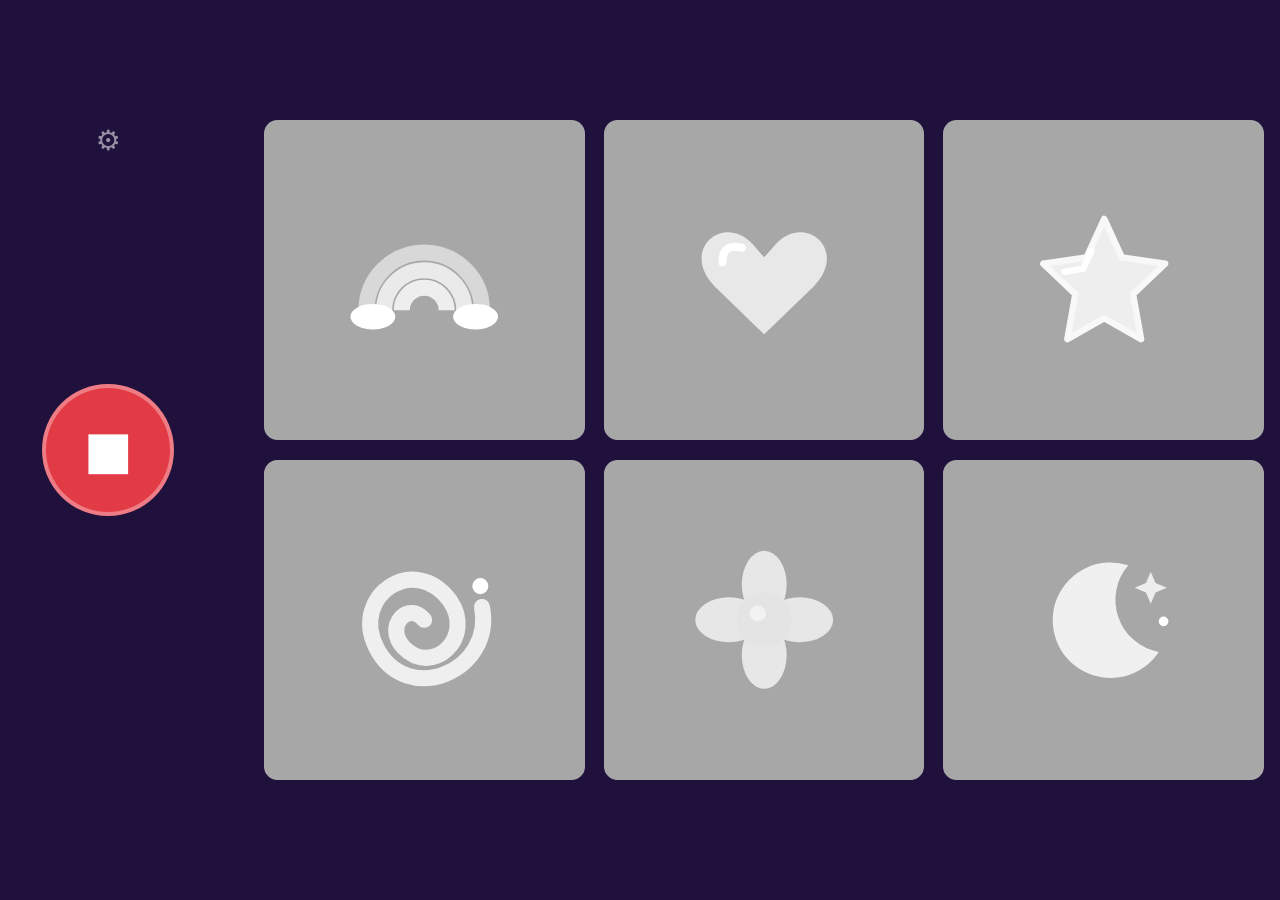
<file: index.html>
<!doctype html>
<html lang="he" dir="rtl">
  <head>
    <meta charset="UTF-8">
    <meta name="viewport" content="width=device-width, initial-scale=1, viewport-fit=cover, user-scalable=no">
    <meta name="theme-color" content="#29164d">
    <meta name="mobile-web-app-capable" content="yes">
    <title>מיקסר</title>
    <link rel="manifest" href="manifest.webmanifest">
    <link rel="icon" href="icons/icon.svg" type="image/svg+xml">
    <link rel="stylesheet" href="styles.css">
  </head>
  <body>
    <main class="app" aria-label="מיקסר צלילים">
      <section class="pads" aria-label="משטחי צליל">
        <button class="pad pad--star empty" data-pad="0" data-name="כוכב" aria-label="משטח כוכב ריק. לחצו לחיצה ארוכה כדי להקליט."><svg class="art" viewBox="0 0 100 100" aria-hidden="true"><path d="m50 12 11 24 27 4-20 19 5 28-23-13-23 13 5-28-20-19 27-4Z" fill="#fff0a8" stroke="#fff9de" stroke-width="4" stroke-linejoin="round"/><path d="m42 32-5 11-12 2" fill="none" stroke="white" stroke-width="4" stroke-linecap="round"/></svg><span class="progress" aria-hidden="true"></span></button>
        <button class="pad pad--heart empty" data-pad="1" data-name="לב" aria-label="משטח לב ריק. לחצו לחיצה ארוכה כדי להקליט."><svg class="art" viewBox="0 0 100 100" aria-hidden="true"><path d="M50 84 19 54C-3 31 25 8 43 28l7 8 7-8C75 8 103 31 81 54Z" fill="#ffe1eb"/><path d="M24 39q0-12 12-9" fill="none" stroke="white" stroke-width="5" stroke-linecap="round"/></svg><span class="progress" aria-hidden="true"></span></button>
        <button class="pad pad--rainbow empty" data-pad="2" data-name="קשת" aria-label="משטח קשת ריק. לחצו לחיצה ארוכה כדי להקליט."><svg class="art" viewBox="0 0 100 100" aria-hidden="true"><g fill="none" stroke-width="10"><path d="M14 69a36 36 0 0 1 72 0" stroke="#ffcec7"/><path d="M25 69a25 25 0 0 1 50 0" stroke="#ffeab3"/><path d="M36 69a14 14 0 0 1 28 0" stroke="#d0f8ea"/></g><g fill="white"><ellipse cx="18" cy="73" rx="14" ry="8"/><ellipse cx="82" cy="73" rx="14" ry="8"/></g></svg><span class="progress" aria-hidden="true"></span></button>
        <button class="pad pad--moon empty" data-pad="3" data-name="ירח" aria-label="משטח ירח ריק. לחצו לחיצה ארוכה כדי להקליט."><svg class="art" viewBox="0 0 100 100" aria-hidden="true"><path d="M65 16A36 36 0 1 0 84 70 33 33 0 0 1 65 16Z" fill="#fff0bd"/><path d="m79 20 3 7 7 3-7 3-3 7-3-7-7-3 7-3Z" fill="#efeaff"/><circle cx="87" cy="51" r="3" fill="white"/></svg><span class="progress" aria-hidden="true"></span></button>
        <button class="pad pad--flower empty" data-pad="4" data-name="פרח" aria-label="משטח פרח ריק. לחצו לחיצה ארוכה כדי להקליט."><svg class="art" viewBox="0 0 100 100" aria-hidden="true"><g fill="#ffdfed"><ellipse cx="50" cy="28" rx="14" ry="21"/><ellipse cx="50" cy="72" rx="14" ry="21"/><ellipse cx="28" cy="50" rx="21" ry="14"/><ellipse cx="72" cy="50" rx="21" ry="14"/></g><circle cx="50" cy="50" r="17" fill="#ffe399"/><circle cx="46" cy="46" r="5" fill="#fff2cf"/></svg><span class="progress" aria-hidden="true"></span></button>
        <button class="pad pad--spiral empty" data-pad="5" data-name="ספירלה" aria-label="משטח ספירלה ריק. לחצו לחיצה ארוכה כדי להקליט."><svg class="art" viewBox="0 0 100 100" aria-hidden="true"><path d="M50 50c-10-12-25 4-13 17 18 19 45-6 29-29C44 8 4 35 20 67c19 38 74 15 66-25" fill="none" stroke="#dbf4ff" stroke-width="10" stroke-linecap="round"/><circle cx="85" cy="29" r="5" fill="white"/></svg><span class="progress" aria-hidden="true"></span></button>
      </section>
      <nav class="controls" aria-label="פקדים ראשיים">
        <button id="stop" class="control stop" aria-label="עצירה"><span aria-hidden="true">■</span></button>
        <div id="trash" hidden role="img" aria-label="גררו לכאן כדי למחוק הקלטה"><svg viewBox="0 0 32 32" aria-hidden="true" fill="none" stroke="currentColor" stroke-width="2.5" stroke-linecap="round" stroke-linejoin="round"><path d="M6 9h20M12 9V5h8v4M9 9l1 19h12l1-19M14 14v9M18 14v9"/></svg></div>
        <button id="settings" class="control settings" aria-label="הגדרות"><span aria-hidden="true">⚙</span></button>
      </nav>
      <div id="toast" class="toast" role="status" aria-live="polite"></div>
    </main>

    <dialog id="gate" class="dialog">
      <form method="dialog" class="card" id="gate-form">
        <button class="close" id="close-gate" type="button" aria-label="סגירה">×</button>
        <p class="eyebrow">למבוגרים בלבד</p>
        <h1 id="question" dir="ltr">12 + 34 = ?</h1>
        <input id="answer" dir="ltr" inputmode="numeric" pattern="[0-9]*" maxlength="2" autocomplete="off" autofocus aria-label="תשובה">
        <p id="gate-error" class="error" aria-live="polite"></p>
        <button class="wide" value="default">פתיחת ההגדרות</button>
      </form>
    </dialog>

    <dialog id="parent" class="dialog">
      <section class="card settings-card">
        <button class="close" id="close-settings" aria-label="סגירה">×</button>
        <p class="eyebrow">למבוגרים</p><h1>הגדרות</h1>
        <label class="volume">עוצמת קול <input id="volume" type="range" min="0" max="1" step="0.05" value="0.85"></label>
        <label class="toggle"><input id="show-icons" type="checkbox" checked><span>הצגת סמלים על משטחי הצליל</span></label>
        <button id="permission" class="wide">הפעלת המיקרופון</button>
        <button id="install" class="wide" hidden>התקנת האפליקציה</button>
        <p class="privacy">כדי למחוק הקלטה, גררו את המשטח שלה אל סל האשפה. שחרור במקום אחר ישאיר אותה.</p>
        <p class="privacy">ההקלטות נשמרות רק במכשיר ונמחקות כשסוגרים את הדף.</p>
      </section>
    </dialog>
    <script src="app.js" defer></script>
  </body>
</html>
</file>
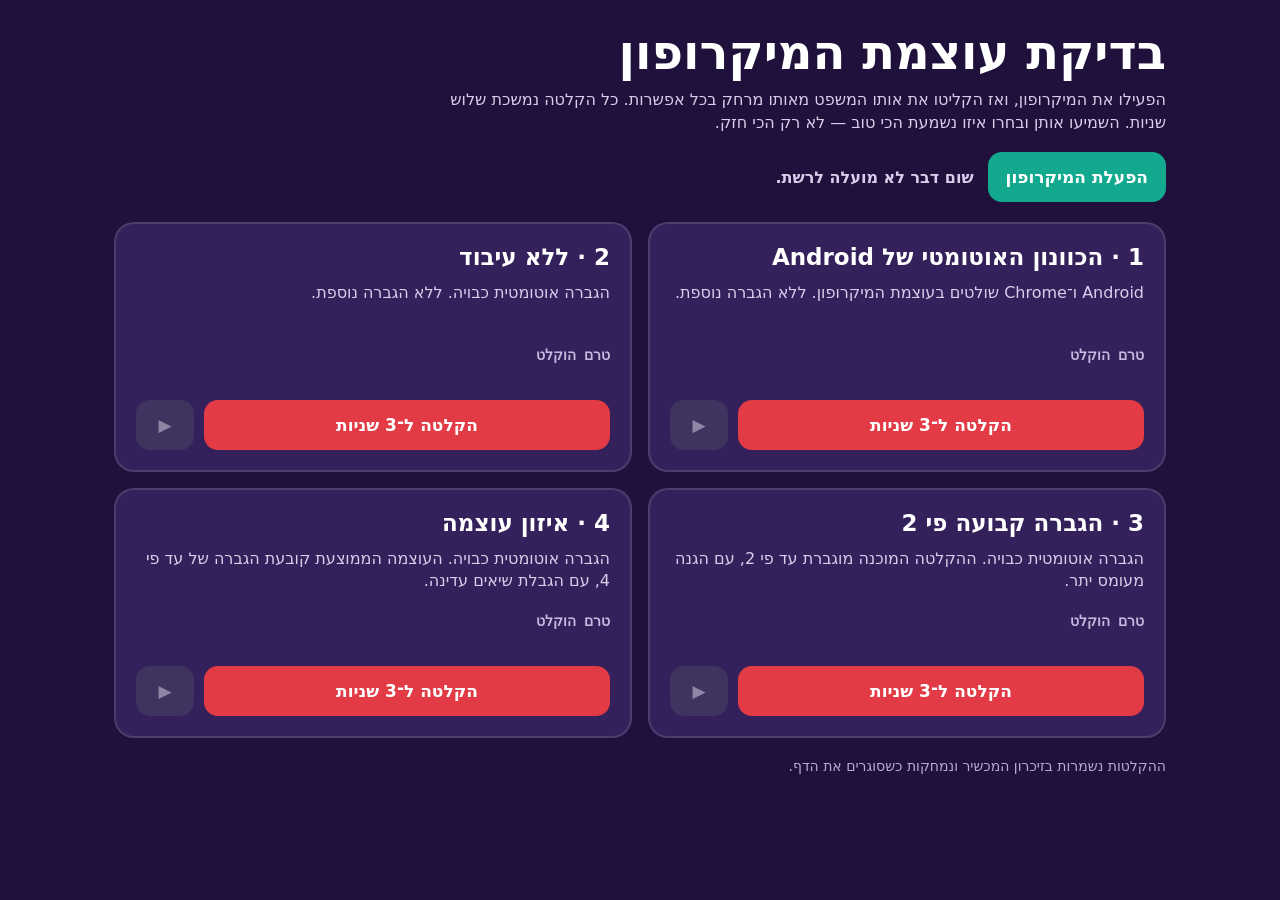
<file: calibrate.html>
<!doctype html>
<html lang="he" dir="rtl">
  <head>
    <meta charset="UTF-8">
    <meta name="viewport" content="width=device-width, initial-scale=1, viewport-fit=cover">
    <meta name="theme-color" content="#20113c">
    <title>בדיקת עוצמת המיקרופון</title>
    <style>
      :root { color-scheme:dark; font-family:system-ui,sans-serif; background:#20113c; color:white }
      * { box-sizing:border-box }
      body { max-width:1100px; margin:auto; padding:24px; background:#20113c }
      h1 { margin:0 0 8px; font-size:clamp(28px,5vw,48px) }
      .intro { max-width:720px; margin:0 0 18px; color:#d9cdec; line-height:1.45 }
      .toolbar { display:flex; align-items:center; gap:14px; margin-bottom:20px; flex-wrap:wrap }
      button { min-height:50px; border:0; border-radius:14px; padding:10px 18px; font:800 17px/1 system-ui; color:white; background:#62469a }
      button:disabled { opacity:.45 }
      #permission { background:#12a98e }
      #permission.ready { background:#315e55 }
      #global-status { color:#d9cdec; font-weight:700 }
      .options { display:grid; grid-template-columns:repeat(2,minmax(0,1fr)); gap:16px }
      .option { display:grid; grid-template-rows:auto auto 1fr auto; gap:12px; min-height:250px; padding:20px; border:2px solid #ffffff20; border-radius:20px; background:#34205a }
      .option h2 { margin:0; font-size:23px }
      .option p { margin:0; color:#d9cdec; line-height:1.35 }
      .details { align-self:end; min-height:42px; color:#c7b8df; font:700 14px/1.4 ui-monospace,monospace }
      .actions { display:flex; gap:10px }
      .record { flex:1; background:#e33b46 }
      .record.active { animation:pulse 1s infinite; background:#ff5965 }
      .play { width:58px; padding:0; background:#247fac }
      .play[disabled] { background:#4d4d67 }
      .note { margin:20px 0 0; color:#b8a9d2; font-size:14px }
      @keyframes pulse { 50% { filter:brightness(1.25) } }
      @media (max-width:700px) { body{padding:16px}.options{grid-template-columns:1fr}.option{min-height:225px} }
    </style>
  </head>
  <body>
    <h1>בדיקת עוצמת המיקרופון</h1>
    <p class="intro">הפעילו את המיקרופון, ואז הקליטו את אותו המשפט מאותו מרחק בכל אפשרות. כל הקלטה נמשכת שלוש שניות. השמיעו אותן ובחרו איזו נשמעת הכי טוב — לא רק הכי חזק.</p>
    <div class="toolbar">
      <button id="permission">הפעלת המיקרופון</button>
      <span id="global-status" role="status" aria-live="polite">שום דבר לא מועלה לרשת.</span>
    </div>
    <main class="options">
      <section class="option" data-mode="auto">
        <h2>1 · הכוונון האוטומטי של Android</h2>
        <p>Android ו־Chrome שולטים בעוצמת המיקרופון. ללא הגברה נוספת.</p>
        <div class="details">טרם הוקלט</div>
        <div class="actions"><button class="record">הקלטה ל־3 שניות</button><button class="play" disabled aria-label="השמעת אפשרות 1">▶</button></div>
      </section>
      <section class="option" data-mode="raw">
        <h2>2 · ללא עיבוד</h2>
        <p>הגברה אוטומטית כבויה. ללא הגברה נוספת.</p>
        <div class="details">טרם הוקלט</div>
        <div class="actions"><button class="record">הקלטה ל־3 שניות</button><button class="play" disabled aria-label="השמעת אפשרות 2">▶</button></div>
      </section>
      <section class="option" data-mode="double">
        <h2>3 · הגברה קבועה פי 2</h2>
        <p>הגברה אוטומטית כבויה. ההקלטה המוכנה מוגברת עד פי 2, עם הגנה מעומס יתר.</p>
        <div class="details">טרם הוקלט</div>
        <div class="actions"><button class="record">הקלטה ל־3 שניות</button><button class="play" disabled aria-label="השמעת אפשרות 3">▶</button></div>
      </section>
      <section class="option" data-mode="balanced">
        <h2>4 · איזון עוצמה</h2>
        <p>הגברה אוטומטית כבויה. העוצמה הממוצעת קובעת הגברה של עד פי 4, עם הגבלת שיאים עדינה.</p>
        <div class="details">טרם הוקלט</div>
        <div class="actions"><button class="record">הקלטה ל־3 שניות</button><button class="play" disabled aria-label="השמעת אפשרות 4">▶</button></div>
      </section>
    </main>
    <p class="note">ההקלטות נשמרות בזיכרון המכשיר ונמחקות כשסוגרים את הדף.</p>
    <script>
      'use strict';
      const cards = [...document.querySelectorAll('.option')];
      const permission = document.querySelector('#permission');
      const globalStatus = document.querySelector('#global-status');
      const recordings = new Map();
      let context;
      let recording = false;

      function audio() {
        if (!context) context = new (window.AudioContext || window.webkitAudioContext)();
        if (context.state === 'suspended') context.resume();
        return context;
      }

      async function requestStream(autoGainControl) {
        return navigator.mediaDevices.getUserMedia({audio:{echoCancellation:false,noiseSuppression:false,autoGainControl}});
      }

      permission.addEventListener('click', async () => {
        try {
          const stream = await requestStream(true);
          stream.getTracks().forEach(track => track.stop());
          permission.textContent = 'המיקרופון מוכן';
          permission.classList.add('ready');
          globalStatus.textContent = 'הקליטו את אותו המשפט ארבע פעמים.';
        } catch (_) {
          globalStatus.textContent = 'הגישה למיקרופון נחסמה.';
        }
      });

      function stats(buffer) {
        let peak = 0, sum = 0, count = 0;
        for (let channel = 0; channel < buffer.numberOfChannels; channel++) {
          for (const sample of buffer.getChannelData(channel)) {
            const absolute = Math.abs(sample);
            peak = Math.max(peak, absolute);
            if (absolute >= .003) { sum += sample * sample; count++; }
          }
        }
        return {peak, rms:count ? Math.sqrt(sum / count) : 0};
      }

      function fixedGain(buffer, maximum) {
        const before = stats(buffer);
        const gain = before.peak >= .001 ? Math.min(maximum, .95 / before.peak) : 1;
        for (let channel = 0; channel < buffer.numberOfChannels; channel++) {
          const samples = buffer.getChannelData(channel);
          for (let i = 0; i < samples.length; i++) samples[i] *= gain;
        }
        return {buffer, gain};
      }

      async function loudnessBalance(buffer) {
        const before = stats(buffer);
        const gain = before.rms >= .001 ? Math.min(4, .18 / before.rms) : 1;
        const offline = new OfflineAudioContext(buffer.numberOfChannels, buffer.length, buffer.sampleRate);
        const source = offline.createBufferSource();
        const amplifier = offline.createGain();
        const limiter = offline.createDynamicsCompressor();
        source.buffer = buffer;
        amplifier.gain.value = gain;
        limiter.threshold.value = -4;
        limiter.knee.value = 4;
        limiter.ratio.value = 16;
        limiter.attack.value = .002;
        limiter.release.value = .15;
        source.connect(amplifier).connect(limiter).connect(offline.destination);
        source.start();
        return {buffer:await offline.startRendering(), gain};
      }

      async function process(buffer, mode) {
        if (mode === 'double') return fixedGain(buffer, 2);
        if (mode === 'balanced') return loudnessBalance(buffer);
        return {buffer, gain:1};
      }

      function setDisabled(value) {
        cards.forEach(card => card.querySelector('.record').disabled = value);
        permission.disabled = value;
      }

      async function record(card) {
        if (recording) return;
        recording = true;
        setDisabled(true);
        const mode = card.dataset.mode;
        const button = card.querySelector('.record');
        const details = card.querySelector('.details');
        let stream;
        try {
          stream = await requestStream(mode === 'auto');
          const actualAgc = stream.getAudioTracks()[0].getSettings().autoGainControl;
          const chunks = [];
          const recorder = new MediaRecorder(stream);
          recorder.ondataavailable = event => { if (event.data.size) chunks.push(event.data); };
          const stopped = new Promise(resolve => recorder.onstop = resolve);
          recorder.start();
          button.classList.add('active');
          for (let remaining = 3; remaining > 0; remaining--) {
            button.textContent = `מקליטים… ${remaining}`;
            await new Promise(resolve => setTimeout(resolve, 1000));
          }
          recorder.stop();
          await stopped;
          stream.getTracks().forEach(track => track.stop());
          stream = null;
          const encoded = await new Blob(chunks,{type:recorder.mimeType}).arrayBuffer();
          const decoded = await audio().decodeAudioData(encoded);
          const result = await process(decoded, mode);
          const levels = stats(result.buffer);
          recordings.set(mode, result.buffer);
          details.textContent = `הגברה אוטומטית: ${actualAgc === undefined ? 'לא דווחה' : actualAgc ? 'פועלת' : 'כבויה'} · הגבר: ${result.gain.toFixed(2)}× · ממוצע: ${levels.rms.toFixed(3)} · שיא: ${levels.peak.toFixed(3)}`;
          card.querySelector('.play').disabled = false;
          globalStatus.textContent = `אפשרות ${cards.indexOf(card) + 1} מוכנה להשמעה.`;
        } catch (error) {
          details.textContent = 'ההקלטה נכשלה. בדקו את ההרשאה למיקרופון.';
          globalStatus.textContent = 'לא הצלחנו להקליט.';
        } finally {
          stream?.getTracks().forEach(track => track.stop());
          button.classList.remove('active');
          button.textContent = 'הקלטה ל־3 שניות';
          recording = false;
          setDisabled(false);
        }
      }

      function play(card) {
        const buffer = recordings.get(card.dataset.mode);
        if (!buffer) return;
        const source = audio().createBufferSource();
        source.buffer = buffer;
        source.connect(audio().destination);
        source.start();
      }

      cards.forEach(card => {
        card.querySelector('.record').addEventListener('click', () => record(card));
        card.querySelector('.play').addEventListener('click', () => play(card));
      });
    </script>
  </body>
</html>
</file>
<file: styles.css>
:root { color-scheme: dark; font-family: system-ui, sans-serif; --ink:#fff; --bg:#20113c; --layout-width:100vmax; --layout-height:100vmin; --long-unit:1vmax; --short-unit:1vmin; --layout-turn:0deg; --layout-scale:1; }
* { box-sizing:border-box; -webkit-tap-highlight-color:transparent; }
html,body { width:100%; height:100%; margin:0; overflow:hidden; background:var(--bg); touch-action:none; user-select:none; }
button,input { font:inherit; }
.app { --gap:clamp(10px,calc(1.5 * var(--long-unit)),20px); --control-size:clamp(96px,calc(15 * var(--short-unit)),132px); --trash-size:clamp(140px,calc(22 * var(--short-unit)),184px); --control-gap:clamp(32px,calc(5 * var(--long-unit)),72px); --pad-size:min(calc((var(--layout-width) - 32px - var(--trash-size) - var(--control-gap) - var(--gap) - var(--gap))/3),calc((var(--layout-height) - 32px - var(--gap))/2)); position:fixed; left:50%; top:50%; display:grid; grid-template-columns:calc(var(--pad-size) + var(--pad-size) + var(--pad-size) + var(--gap) + var(--gap)) var(--trash-size); justify-content:center; align-content:center; gap:var(--control-gap); width:var(--layout-width); height:var(--layout-height); padding:16px; transform:translate(-50%,-50%) rotate(var(--layout-turn)) scale(var(--layout-scale)); background:var(--bg); }
.pads { display:grid; grid-template-columns:repeat(3,var(--pad-size)); grid-template-rows:repeat(2,var(--pad-size)); gap:var(--gap); }
.pad { --pad:#888; position:relative; display:grid; place-items:center; width:var(--pad-size); height:var(--pad-size); overflow:hidden; border:0; border-radius:clamp(10px,calc(1.5 * var(--short-unit)),18px); color:white; background:var(--pad); box-shadow:none; transition:filter .2s,transform .12s,opacity .25s; }
.pad:active,.pad.pressed { transform:scale(.96); filter:brightness(1.1); }
.pad.empty { background:#a7a7a7; opacity:1; filter:grayscale(1); }
.pad.recording { background:var(--pad); opacity:1; filter:none; animation:record 1s ease-in-out infinite; }
.pad.looping { outline:clamp(5px,calc(.8 * var(--long-unit)),10px) solid white; outline-offset:-10px; }
.pad.looping::after { content:'↻'; position:absolute; right:16px; top:10px; font-size:clamp(28px,calc(4 * var(--long-unit)),54px); font-weight:900; filter:drop-shadow(0 2px 2px #0005); }
.art { display:block; width:52%; height:52%; pointer-events:none; }
.hide-pad-icons :is(.pad,.drag-ghost) .art { display:none; }
.pad--star { --pad:#ffb000 }.pad--heart { --pad:#f04475 }.pad--rainbow { --pad:#00bfb3 }.pad--moon { --pad:#6e69e8 }.pad--flower { --pad:#ed6b35 }.pad--spiral { --pad:#3a9bea }
.progress { position:absolute; inset:12px; pointer-events:none; }
.ring { position:absolute; inset:calc(var(--ring-index) * clamp(12px,calc(1.5 * var(--long-unit)),18px)); border-radius:50%; background:conic-gradient(#fff var(--progress),transparent 0); mask:radial-gradient(farthest-side,transparent calc(100% - 9px),#000 0); opacity:.85; }
.controls { position:relative; display:grid; place-items:center; }
#trash { position:absolute; z-index:5; inset:0; margin:auto; width:var(--trash-size); height:var(--trash-size); display:grid; place-items:center; border:3px dashed #ffc6cd; border-radius:28px; background:#482433; color:#fff; }
#trash[hidden] { display:none; }
#trash.over { background:#e33b46; border-style:solid; transform:scale(1.04); }
#trash svg { width:55%; height:55%; }
.pad.dragging { opacity:.45; }
.drag-ghost { position:fixed; z-index:30; width:90px; height:90px; border-radius:12px; display:grid; place-items:center; transform:translate(-50%,-50%) rotate(var(--layout-turn)) scale(var(--layout-scale)); pointer-events:none; }
.control { border:0; color:var(--ink); box-shadow:none; }
.control span { display:block; line-height:1; }
.stop { width:var(--control-size); height:var(--control-size); padding:0; border:4px solid #ffffff55; border-radius:50%; background:#e33b46; }
.stop span { font-size:clamp(36px,calc(6 * var(--short-unit)),52px); }
.settings { position:absolute; z-index:2; top:0; left:50%; width:42px; height:42px; padding:0; border-radius:50%; background:transparent; color:#ffffff88; transform:translateX(-50%); }
.settings span { font-size:28px; }
.settings:active { color:white; background:#ffffff16; }
.toast { position:fixed; z-index:12; left:50%; bottom:24px; transform:translate(-50%,20px); background:#120a23e8; border:2px solid #ffffff55; border-radius:999px; padding:12px 24px; font-weight:800; opacity:0; transition:.2s; pointer-events:none; }.toast.show{opacity:1;transform:translate(-50%,0)}
.dialog { width:min(calc(.9 * var(--layout-width)),480px); max-width:none; max-height:calc(.9 * var(--layout-height)); border:0; padding:0; overflow:visible; color:white; background:transparent; transform:rotate(var(--layout-turn)) scale(var(--layout-scale)); }.dialog::backdrop{background:#100820dd;backdrop-filter:blur(5px)}
.card { position:relative; width:100%; max-height:calc(.88 * var(--layout-height)); overflow:auto; border-radius:28px; padding:clamp(18px,calc(3.2 * var(--short-unit)),26px); text-align:center; background:#34205a; box-shadow:0 20px 70px #0009; }.card h1{margin:5px 0 14px;font-size:clamp(30px,calc(5.2 * var(--long-unit)),48px)}.eyebrow{margin:0;letter-spacing:.08em;font-weight:800;color:#d0bafa}.close{position:absolute;left:12px;top:7px;border:0;background:none;color:white;font-size:36px}.card input[type=text],#answer{width:100%;height:62px;border:3px solid #ffffff55;border-radius:16px;background:#160d29;color:white;text-align:center;font-size:38px;font-weight:900}.wide{width:100%;min-height:52px;margin-top:11px;border:0;border-radius:15px;background:#14b89a;color:white;font-weight:900;font-size:18px}.error{height:18px;margin:7px 0;color:#ff9bac;font-weight:800}.volume{display:grid;gap:7px;text-align:right;font-size:18px;font-weight:800}.volume input{width:100%;height:34px}.toggle{display:flex;align-items:center;gap:11px;margin-top:10px;padding:10px 12px;border-radius:14px;background:#ffffff12;text-align:right;font-size:17px;font-weight:800}.toggle input{flex:0 0 auto;width:24px;height:24px;accent-color:#14b89a}.privacy{margin:11px 0 0;line-height:1.35;color:#d9cdec}.settings-card h1{margin-bottom:10px}
@keyframes record{50%{box-shadow:inset 0 0 0 10px white,0 0 30px #fff9}}
@media (prefers-reduced-motion:reduce){*{animation:none!important;transition:none!important}}
</file>
